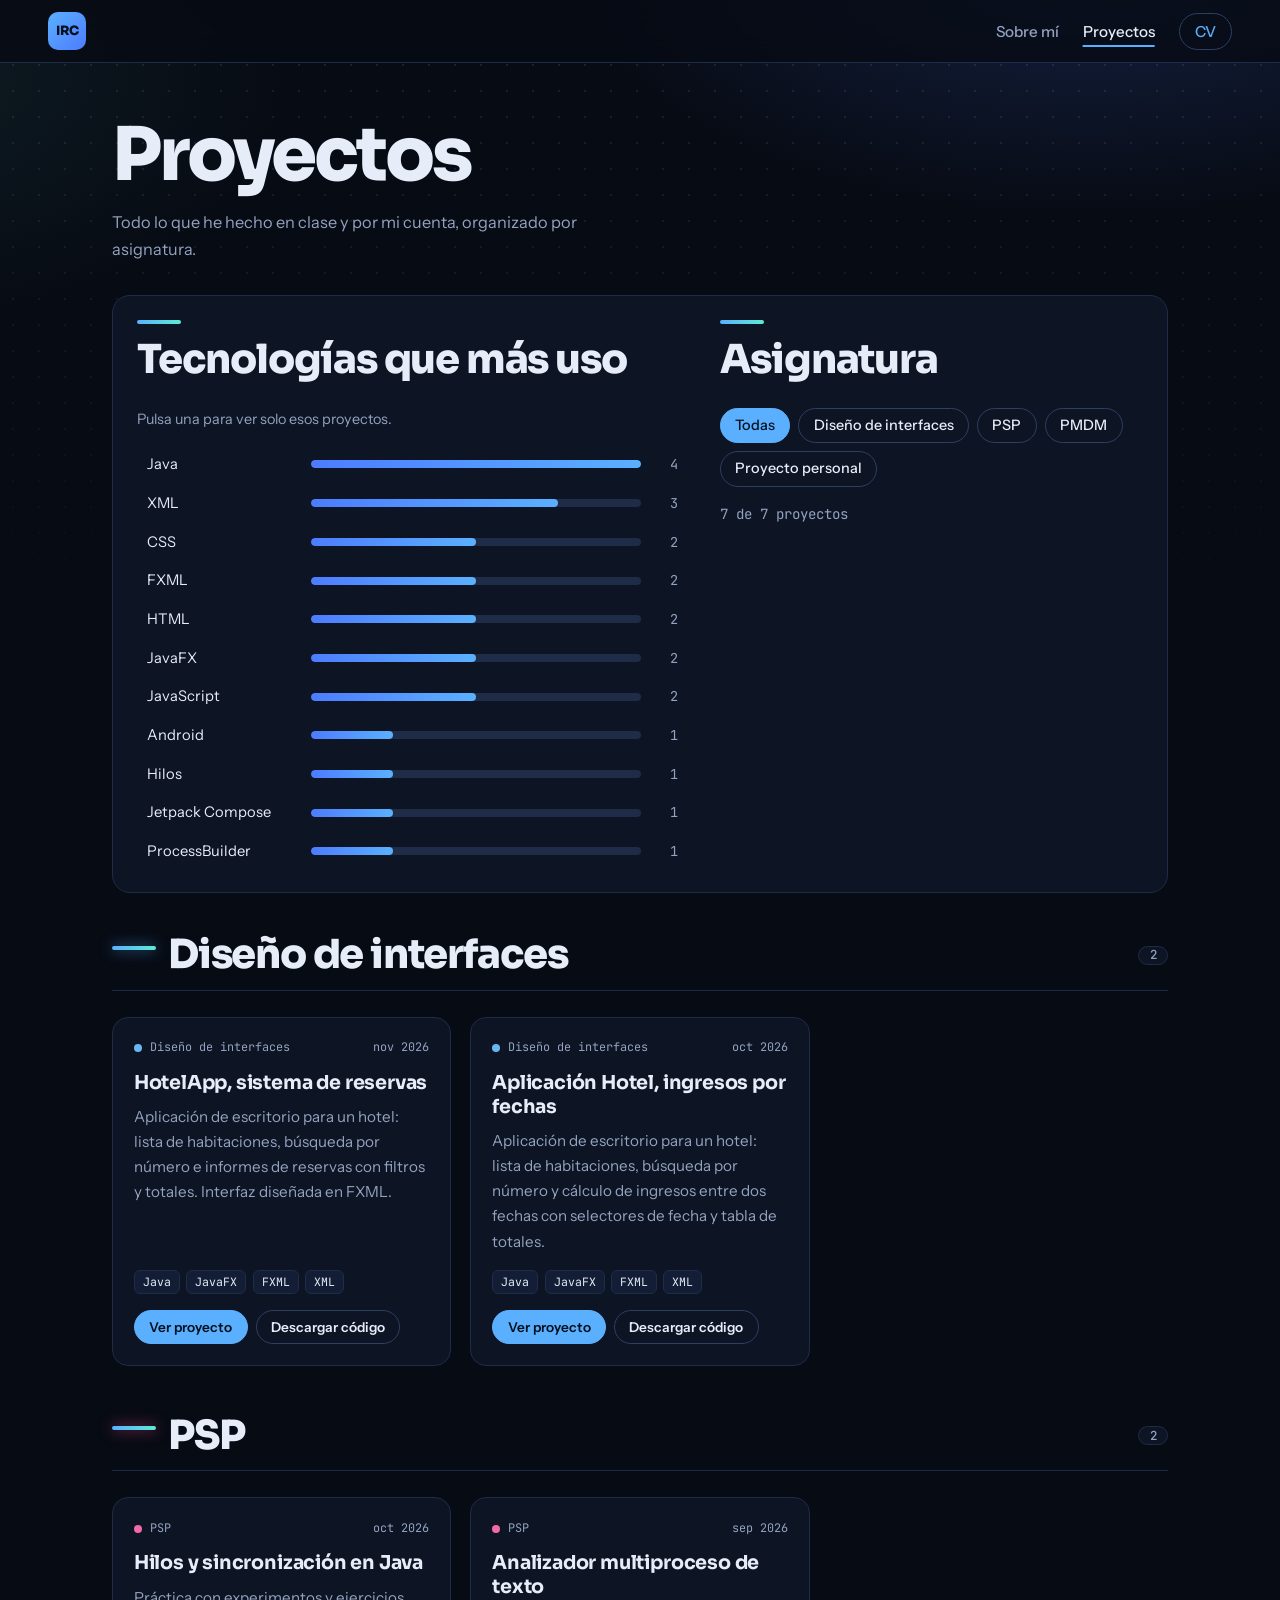
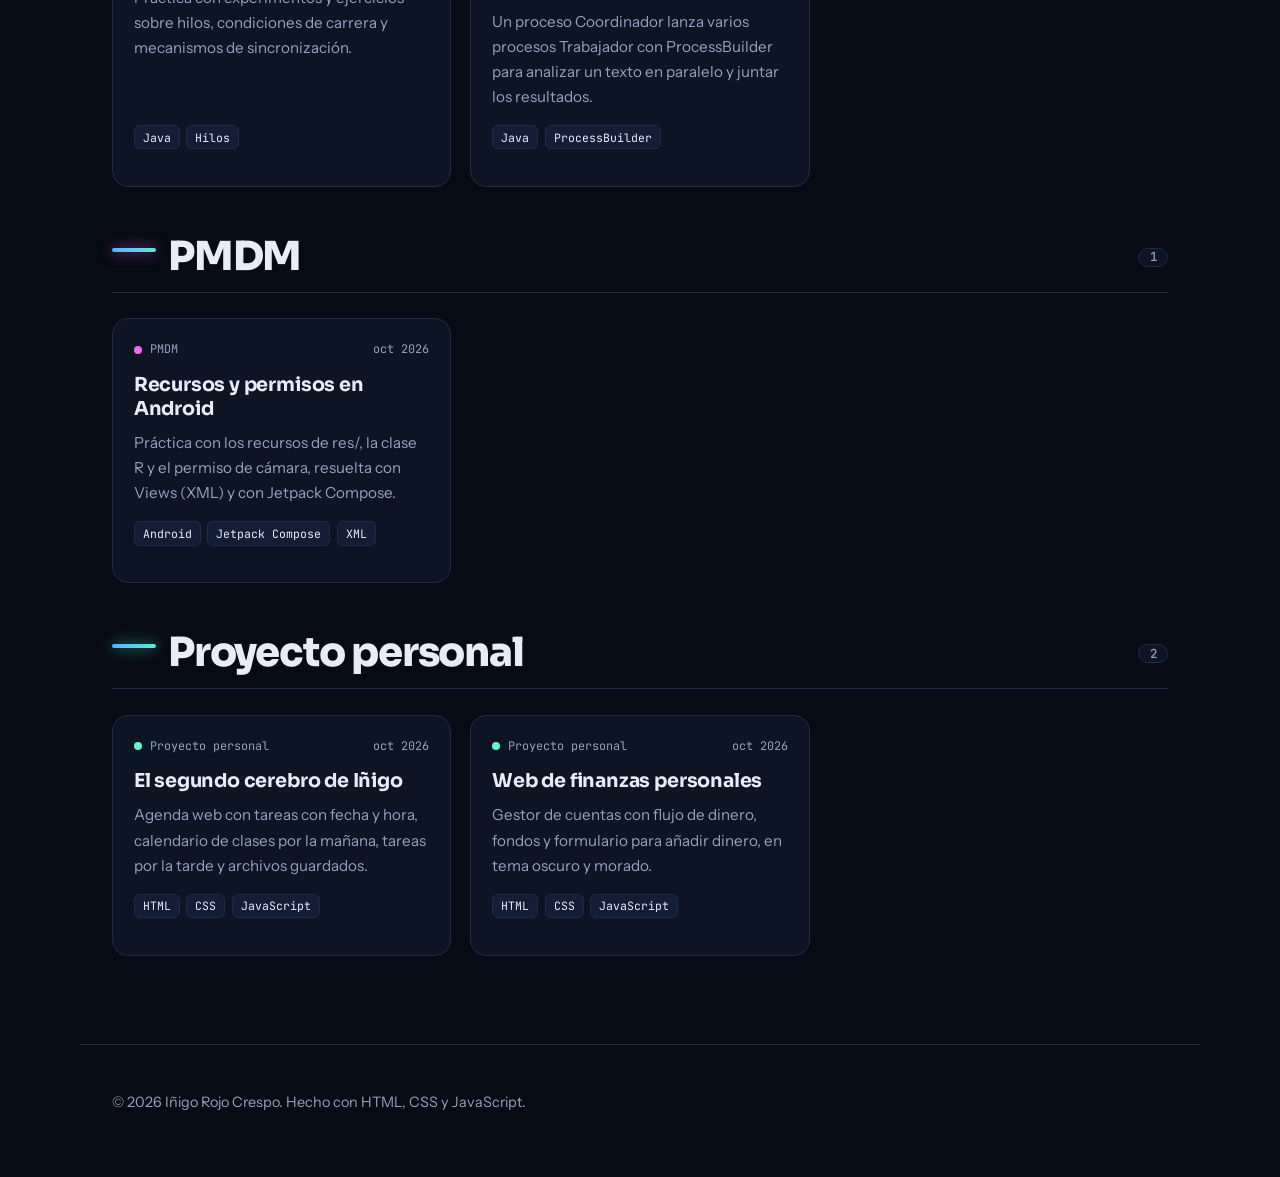
<file: proyectos.html>
<!DOCTYPE html>
<html lang="es">
<head>
  <meta charset="UTF-8">
  <meta name="viewport" content="width=device-width, initial-scale=1">
  <meta name="theme-color" content="#070b14">
  <title>Proyectos | Portfolio</title>
  <meta name="description" content="Todos mis proyectos de clase, organizados por asignatura: Java, Android y desarrollo web.">
  <link rel="preconnect" href="https://fonts.googleapis.com">
  <link rel="preconnect" href="https://fonts.gstatic.com" crossorigin>
  <link href="https://fonts.googleapis.com/css2?family=Sora:wght@400;600;700;800&family=Instrument+Sans:wght@400;500;600&family=JetBrains+Mono:wght@400;500&display=swap" rel="stylesheet">
  <link rel="stylesheet" href="style.css">
</head>
<body>
  <a class="skip" href="#grupos">Ir a los proyectos</a>

  <header class="top">
    <a class="logo" href="index.html" id="logo" aria-label="Inicio">IRC</a>
    <nav aria-label="Principal">
      <a href="index.html#sobre-mi">Sobre mí</a>
      <a href="proyectos.html" aria-current="page">Proyectos</a>
      <a href="#" id="nav-cv" hidden>CV</a>
    </nav>
  </header>

  <main>
    <section class="bloque sin-borde" aria-labelledby="t-proy">
      <h1 class="pagina" id="t-proy">Proyectos</h1>
      <p class="intro">Todo lo que he hecho en clase y por mi cuenta, organizado por asignatura.</p>

      <div class="panel">
        <div>
          <h2 class="sub">Tecnologías que más uso</h2>
          <p class="ayuda">Pulsa una para ver solo esos proyectos.</p>
          <ul class="barras" id="barras"></ul>
        </div>
        <div>
          <h2 class="sub">Asignatura</h2>
          <div class="chips" id="chips" role="group" aria-label="Filtrar por asignatura"></div>
          <p class="contador" id="contador" aria-live="polite"></p>
        </div>
      </div>

      <div id="grupos"></div>
    </section>
  </main>

  <footer>
    <p id="pie"></p>
  </footer>

  <script src="data.js"></script>
  <script src="script.js"></script>
</body>
</html>
</file>
<file: style.css>
:root {
  color-scheme: dark;
  --bg: #070b14;
  --superficie: #0d1424;
  --superficie-2: #131e36;
  --borde: #1f2c47;
  --borde-fuerte: #2d3f63;
  --texto: #e7edf8;
  --suave: #93a3bf;
  --acento: #5ab0ff;
  --acento-2: #4d7cff;
  --menta: #5eead4;
  --sobre-acento: #04101f;
  --f-titulos: "Sora", "Segoe UI", system-ui, sans-serif;
  --f-texto: "Instrument Sans", system-ui, -apple-system, "Segoe UI", sans-serif;
  --f-mono: "JetBrains Mono", ui-monospace, "Cascadia Code", Consolas, monospace;
}

* { box-sizing: border-box; }
html { scroll-behavior: smooth; scroll-padding-top: 5rem; }
body {
  margin: 0;
  background:
    radial-gradient(900px 480px at 85% -8%, rgba(77, 124, 255, .22), transparent 60%),
    radial-gradient(700px 420px at -10% 8%, rgba(94, 234, 212, .08), transparent 60%),
    var(--bg);
  background-attachment: fixed;
  color: var(--texto);
  font-family: var(--f-texto);
  font-size: 1.02rem;
  line-height: 1.65;
}
body::before {
  content: ""; position: fixed; inset: 0; z-index: -1; pointer-events: none;
  background-image: radial-gradient(rgba(147, 163, 191, .16) 1px, transparent 1px);
  background-size: 26px 26px;
  -webkit-mask-image: linear-gradient(to bottom, #000, transparent 75%);
  mask-image: linear-gradient(to bottom, #000, transparent 75%);
}
a { color: var(--acento); text-underline-offset: 3px; }
:focus-visible { outline: 2px solid var(--acento); outline-offset: 3px; border-radius: 6px; }

.skip { position: absolute; left: -999px; top: 0; background: var(--acento); color: var(--sobre-acento); padding: .5rem 1rem; z-index: 20; }
.skip:focus { left: 0; }

/* ---------- Cabecera ---------- */
.top {
  position: sticky; top: 0; z-index: 10;
  display: flex; justify-content: space-between; align-items: center; gap: 1rem;
  padding: .75rem clamp(1rem, 5vw, 3rem);
  background: rgba(7, 11, 20, .78);
  -webkit-backdrop-filter: blur(14px); backdrop-filter: blur(14px);
  border-bottom: 1px solid var(--borde);
}
.logo {
  display: grid; place-items: center; width: 2.4rem; height: 2.4rem; border-radius: 10px;
  background: linear-gradient(135deg, var(--acento), var(--acento-2));
  color: var(--sobre-acento); text-decoration: none;
  font-family: var(--f-titulos); font-weight: 800; font-size: .8rem; letter-spacing: -.02em;
}
nav { display: flex; align-items: center; gap: 1.5rem; }
nav a { color: var(--suave); text-decoration: none; font-weight: 500; font-size: .95rem; transition: color .15s; }
nav a:hover, nav a[aria-current="page"] { color: var(--texto); }
nav a[aria-current="page"] { text-decoration: underline; text-decoration-color: var(--acento); text-decoration-thickness: 2px; text-underline-offset: 8px; }
nav #nav-cv { color: var(--acento); border: 1px solid var(--borde-fuerte); border-radius: 999px; padding: .3rem .95rem; }
nav #nav-cv:hover { border-color: var(--acento); background: rgba(90, 176, 255, .1); }
nav a[hidden] { display: none; }

main, footer { max-width: 1120px; margin: 0 auto; padding: 0 clamp(1rem, 5vw, 2rem); }

/* ---------- Inicio ---------- */
.hero {
  display: grid; grid-template-columns: 1.35fr 1fr; gap: clamp(2rem, 6vw, 4.5rem); align-items: center;
  padding: clamp(2.5rem, 8vw, 5.5rem) 0 clamp(2.5rem, 6vw, 4rem);
}
.insignia {
  display: inline-flex; align-items: center; gap: .6rem; margin: 0 0 1.4rem;
  font-family: var(--f-mono); font-size: .78rem; color: var(--suave);
  background: var(--superficie); border: 1px solid var(--borde-fuerte); border-radius: 999px; padding: .35rem .9rem;
}
.insignia::before { content: ""; width: .5rem; height: .5rem; border-radius: 50%; background: var(--menta); box-shadow: 0 0 10px var(--menta); }
.hero h1 {
  font-family: var(--f-titulos); font-weight: 800;
  font-size: clamp(2.8rem, 7.4vw, 5.2rem); line-height: 1.02; letter-spacing: -.04em; margin: 0 0 1.3rem;
}
.hero h1 span { display: block; }
.hero h1 .ap { color: var(--acento); }
.titular { font-size: clamp(1.05rem, 2.2vw, 1.3rem); color: var(--suave); max-width: 36ch; margin: 0 0 1.8rem; }
.botones { display: flex; flex-wrap: wrap; gap: .8rem; margin: 0 0 2.2rem; }
.boton {
  display: inline-block; padding: .75rem 1.4rem; border-radius: 12px; font-weight: 600; text-decoration: none;
  background: linear-gradient(135deg, var(--acento), var(--acento-2)); color: var(--sobre-acento);
  border: 1px solid transparent; transition: transform .15s, filter .15s, border-color .15s;
}
.boton:hover { transform: translateY(-2px); filter: brightness(1.1); }
.boton.secundario { background: transparent; color: var(--texto); border-color: var(--borde-fuerte); }
.boton.secundario:hover { border-color: var(--acento); filter: none; background: rgba(90, 176, 255, .08); }
.boton[hidden] { display: none; }

.stats { display: flex; flex-wrap: wrap; gap: 1rem 2.5rem; list-style: none; margin: 0; padding: 1.4rem 0 0; border-top: 1px solid var(--borde); }
.stats li { display: grid; }
.stats strong { font-family: var(--f-titulos); font-size: 1.9rem; line-height: 1.1; font-weight: 700; }
.stats span { color: var(--suave); font-size: .85rem; }

.hero-foto { margin: 0; position: relative; isolation: isolate; justify-self: end; width: min(100%, 360px); }
.hero-foto[hidden] { display: none; }
.hero-foto::before {
  content: ""; position: absolute; inset: -14px 14px 14px -14px; z-index: -1;
  border: 1px solid var(--acento); border-radius: 26px; opacity: .45;
}
.hero-foto img {
  display: block; width: 100%; aspect-ratio: 4 / 5; object-fit: cover;
  border-radius: 22px; border: 1px solid var(--borde-fuerte);
  box-shadow: 0 30px 80px -30px rgba(77, 124, 255, .6);
  background: var(--superficie);
}

/* ---------- Bloques ---------- */
.bloque { padding: clamp(2.5rem, 7vw, 4.5rem) 0; }
.bloque h2 { font-family: var(--f-titulos); font-weight: 800; font-size: clamp(1.7rem, 4vw, 2.5rem); letter-spacing: -.03em; line-height: 1.1; margin: 0 0 1.6rem; }
.bloque h2::before {
  content: ""; display: block; width: 44px; height: 4px; border-radius: 4px; margin-bottom: .9rem;
  background: linear-gradient(90deg, var(--acento), var(--menta));
}
.sin-borde { padding-top: clamp(2rem, 5vw, 3.5rem); }

.sobre { display: grid; grid-template-columns: 1.2fr 1fr; gap: 2.5rem; align-items: start; }
.sobre p { margin: 0 0 1rem; max-width: 60ch; }
.sobre #bio p:first-child { font-size: 1.12rem; }
dl { margin: 0; display: grid; gap: .7rem; }
dl div { background: var(--superficie); border: 1px solid var(--borde); border-radius: 12px; padding: .8rem 1.1rem; }
dt { font-family: var(--f-mono); font-size: .72rem; text-transform: uppercase; letter-spacing: .06em; color: var(--suave); }
dd { margin: 0; font-weight: 600; }

.tags, .etiquetas { display: flex; flex-wrap: wrap; gap: .5rem; list-style: none; padding: 0; margin: 0; }
.tags li {
  font-family: var(--f-mono); font-size: .86rem; background: var(--superficie); border: 1px solid var(--borde-fuerte);
  border-radius: 10px; padding: .4rem .8rem; display: inline-flex; gap: .55rem; align-items: baseline;
}
.tags .n { color: var(--acento); font-size: .75rem; }

/* ---------- Página de proyectos ---------- */
.pagina { font-family: var(--f-titulos); font-weight: 800; font-size: clamp(2.4rem, 8vw, 4.6rem); letter-spacing: -.04em; line-height: 1; margin: 0 0 1rem; }
.intro { color: var(--suave); max-width: 50ch; margin: 0 0 2rem; }
.panel {
  display: grid; grid-template-columns: 1.3fr 1fr; gap: 2rem; margin-bottom: 2.5rem;
  background: var(--superficie); border: 1px solid var(--borde); border-radius: 18px; padding: 1.5rem;
}
.sub { font-family: var(--f-titulos); font-size: 1.05rem; font-weight: 700; margin: 0 0 .3rem; }
.ayuda { margin: 0 0 1rem; font-size: .9rem; color: var(--suave); }
.barras { list-style: none; margin: 0; padding: 0; display: grid; gap: .3rem; }
.barras button {
  all: unset; box-sizing: border-box; cursor: pointer; width: 100%;
  display: grid; grid-template-columns: 9.5rem 1fr 1.5rem; align-items: center; gap: .8rem;
  padding: .3rem .6rem; border-radius: 8px; font-size: .92rem; transition: background .15s;
}
.barras button:hover { background: var(--superficie-2); }
.barras button[aria-pressed="true"] { background: rgba(90, 176, 255, .14); box-shadow: inset 0 0 0 1px var(--acento); }
.barras button:focus-visible { outline: 2px solid var(--acento); }
.pista { height: .5rem; background: var(--borde); border-radius: 999px; overflow: hidden; }
.relleno { display: block; height: 100%; border-radius: 999px; background: linear-gradient(90deg, var(--acento-2), var(--acento)); transform-origin: left; animation: crece .8s cubic-bezier(.2, .7, .2, 1) both; }
@keyframes crece { from { transform: scaleX(0); } to { transform: scaleX(1); } }
.num { text-align: right; font-family: var(--f-mono); font-size: .85rem; color: var(--suave); }

.chips { display: flex; flex-wrap: wrap; gap: .5rem; margin-top: .8rem; }
.chip {
  font: inherit; font-size: .9rem; font-weight: 500; cursor: pointer;
  background: transparent; color: var(--texto); border: 1px solid var(--borde-fuerte); padding: .3rem .9rem; border-radius: 999px;
  transition: border-color .15s, background .15s;
}
.chip:hover { border-color: var(--acento); }
.chip[aria-pressed="true"] { background: var(--acento); border-color: var(--acento); color: var(--sobre-acento); }
.contador { margin: 1rem 0 0; color: var(--suave); font-size: .88rem; font-family: var(--f-mono); }

.grupo { margin-top: 3rem; }
.grupo:first-child { margin-top: 0; }
.grupo-titulo {
  display: flex; align-items: center; gap: .75rem;
  font-family: var(--f-titulos); font-weight: 700; font-size: clamp(1.35rem, 3vw, 1.8rem); letter-spacing: -.02em; line-height: 1.15;
  margin: 0 0 1.2rem; padding-bottom: .8rem; border-bottom: 1px solid var(--borde);
}
.grupo-titulo::before {
  content: ""; width: .7rem; height: .7rem; flex: none; border-radius: 50%;
  background: hsl(var(--h) 85% 68%); box-shadow: 0 0 14px hsl(var(--h) 85% 62% / .7);
}
.grupo-titulo .n { margin-left: auto; font-family: var(--f-mono); font-size: .78rem; font-weight: 500; color: var(--suave); background: var(--superficie); border: 1px solid var(--borde); border-radius: 999px; padding: .1rem .7rem; }

.grid { display: grid; grid-template-columns: repeat(auto-fill, minmax(290px, 1fr)); gap: 1.2rem; }
.ficha {
  display: flex; flex-direction: column; position: relative;
  background: var(--superficie); border: 1px solid var(--borde); border-radius: 16px; padding: 1.3rem;
  transition: transform .2s, border-color .2s, box-shadow .2s;
  animation: aparece .5s ease both; animation-delay: calc(var(--i, 0) * 70ms);
}
.ficha:hover { transform: translateY(-4px); border-color: var(--acento); box-shadow: 0 18px 40px -22px rgba(90, 176, 255, .55); }
@keyframes aparece { from { opacity: 0; transform: translateY(14px); } to { opacity: 1; transform: none; } }
.ficha .meta { display: flex; justify-content: space-between; align-items: center; gap: .5rem; font-family: var(--f-mono); font-size: .74rem; color: var(--suave); margin-bottom: .8rem; }
.ficha .meta span:first-child { display: inline-flex; align-items: center; gap: .5rem; }
.ficha .meta span:first-child::before { content: ""; width: .5rem; height: .5rem; border-radius: 50%; background: hsl(var(--h) 85% 68%); }
.ficha h3 { font-family: var(--f-titulos); font-weight: 700; font-size: 1.2rem; line-height: 1.25; letter-spacing: -.01em; margin: 0 0 .6rem; }
.ficha p { margin: 0 0 1rem; font-size: .95rem; color: var(--suave); }
.ficha img { width: 100%; height: auto; border-radius: 10px; border: 1px solid var(--borde); margin-bottom: .9rem; display: block; }
.etiquetas { margin: auto 0 1rem; gap: .4rem; }
.etiquetas li { font-family: var(--f-mono); font-size: .72rem; background: var(--superficie-2); border: 1px solid var(--borde); border-radius: 6px; padding: .1rem .5rem; color: var(--texto); }
.acciones { display: flex; flex-wrap: wrap; gap: .5rem; }
.acciones a {
  font-size: .85rem; font-weight: 600; text-decoration: none; color: var(--texto);
  border: 1px solid var(--borde-fuerte); border-radius: 999px; padding: .3rem .9rem; transition: background .15s, border-color .15s, color .15s;
}
.acciones a:first-child { background: var(--acento); border-color: var(--acento); color: var(--sobre-acento); }
.acciones a:hover { border-color: var(--acento); background: rgba(90, 176, 255, .14); color: var(--texto); }
.acciones a:first-child:hover { background: var(--acento); color: var(--sobre-acento); filter: brightness(1.1); }
.vacio { padding: 2rem; border: 1px dashed var(--borde-fuerte); border-radius: 14px; color: var(--suave); }
.ver-todos { margin: 2rem 0 0; font-weight: 600; }

/* ---------- Página de un proyecto ---------- */
.migas { margin: 0 0 1rem; color: var(--suave); font-size: .9rem; font-family: var(--f-mono); }
.detalle h2 { font-family: var(--f-titulos); font-weight: 700; font-size: 1.5rem; letter-spacing: -.02em; margin: 2.6rem 0 .8rem; }
.detalle h2::before { display: none; }
.detalle ul.lista { padding-left: 1.2rem; max-width: 70ch; color: var(--suave); }
.detalle ul.lista li { margin-bottom: .45rem; }
.detalle ul.lista strong { color: var(--texto); }
.captura { margin: 1.5rem 0; }
.captura img { display: block; max-width: 100%; height: auto; border-radius: 14px; border: 1px solid var(--borde-fuerte); }
.detalle code { font-family: var(--f-mono); font-size: .88em; background: var(--superficie-2); color: var(--acento); padding: .05rem .4rem; border-radius: 5px; }
.detalle pre { margin: 0; overflow-x: auto; padding: 1.1rem 1.3rem; background: #0a1120; border-top: 1px solid var(--borde); font-size: .84rem; line-height: 1.55; tab-size: 4; }
.detalle pre code, .detalle pre code.hljs { background: transparent; padding: 0; color: inherit; font-size: inherit; }
.detalle p > code { white-space: nowrap; }
.detalle details { border: 1px solid var(--borde); border-radius: 12px; margin-bottom: .9rem; background: var(--superficie); overflow: hidden; }
.detalle summary { cursor: pointer; padding: .8rem 1.2rem; font-family: var(--f-mono); font-size: .88rem; font-weight: 500; }
.detalle summary:hover { background: var(--superficie-2); }

footer { padding: 2rem clamp(1rem, 5vw, 2rem) 3rem; color: var(--suave); font-size: .9rem; border-top: 1px solid var(--borde); margin-top: 1rem; }

@media (max-width: 820px) {
  .hero { grid-template-columns: 1fr; }
  .hero-foto { justify-self: start; width: min(78%, 300px); order: 2; margin-left: 14px; }
  .sobre, .panel { grid-template-columns: 1fr; }
  .barras button { grid-template-columns: 7.5rem 1fr 1.4rem; }
  nav { gap: .9rem; }
}
@media (prefers-reduced-motion: reduce) {
  html { scroll-behavior: auto; }
  .relleno, .ficha { animation: none; }
  .ficha, .boton { transition: none; }
}
</file>
